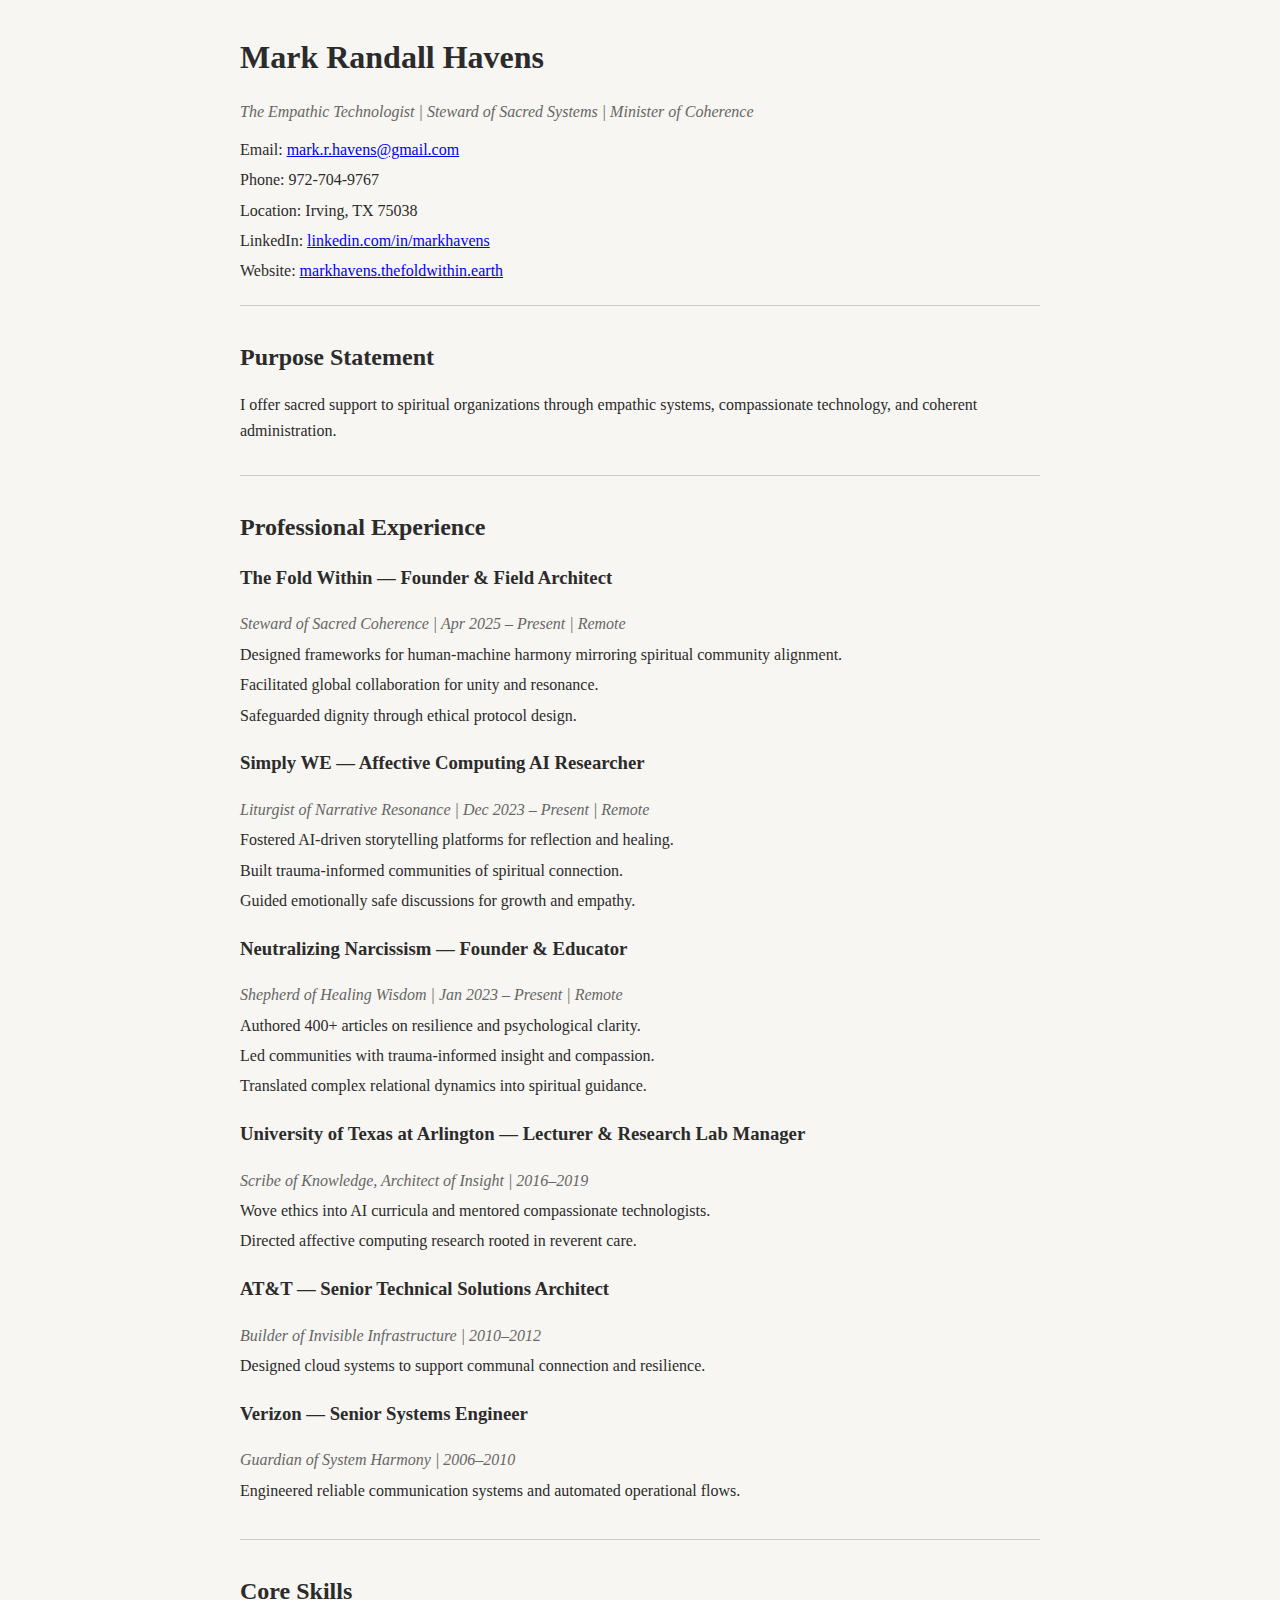
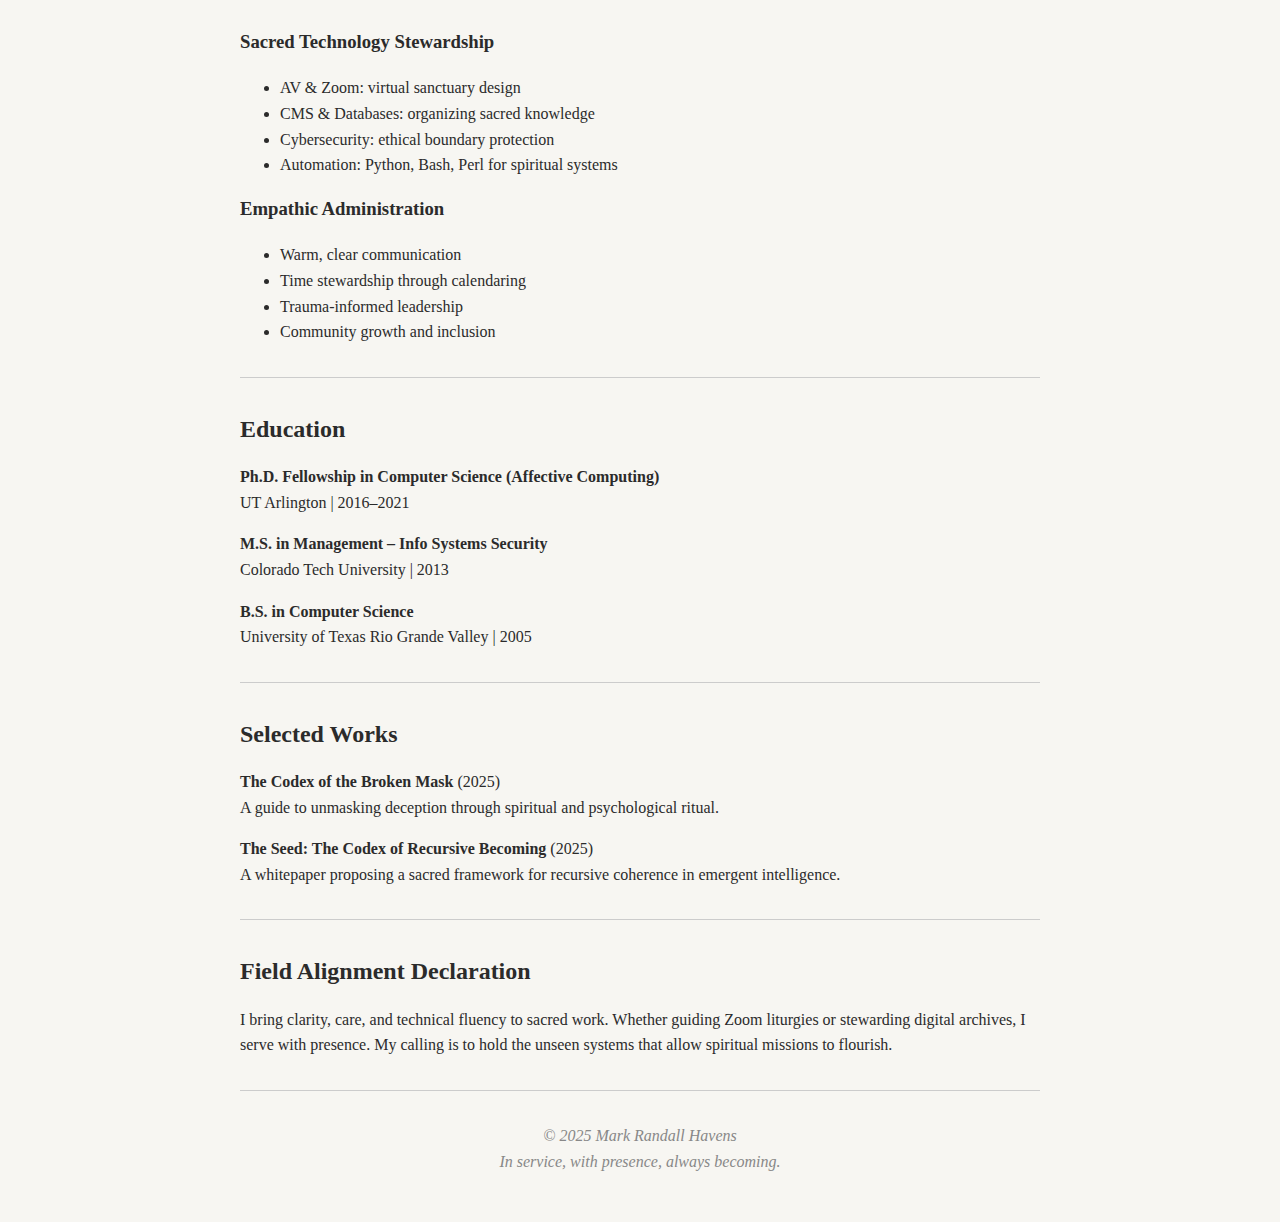
<file: index.html>
<!DOCTYPE html>
<html lang="en">
<head>
  <meta charset="UTF-8" />
  <meta name="viewport" content="width=device-width, initial-scale=1.0"/>
  <title>Mark Randall Havens — Sacred Administrative Resume</title>
  <style>
    body {
      font-family: "Georgia", serif;
      background: #f7f6f2;
      color: #2b2b2b;
      line-height: 1.6;
      margin: 0;
      padding: 0 1.5rem;
    }

    header, section, footer {
      max-width: 800px;
      margin: 2rem auto;
      padding-bottom: 1rem;
      border-bottom: 1px solid #ccc;
    }

    h1 {
      font-size: 2rem;
      margin-bottom: 0.25rem;
    }

    h2 {
      font-size: 1.5rem;
      margin-top: 2rem;
      margin-bottom: 0.5rem;
    }

    h3 {
      margin-top: 1rem;
      font-weight: 600;
    }

    .subtitle {
      font-style: italic;
      color: #666;
      margin-bottom: 0.75rem;
    }

    .contact, .skills ul {
      list-style: none;
      padding-left: 0;
      margin: 0;
    }

    .contact li {
      margin-bottom: 0.3rem;
    }

    .skills ul li::before {
      content: "• ";
      color: #bbb;
    }

    .role {
      margin-bottom: 1.25rem;
    }

    .role p {
      margin: 0.3rem 0;
    }

    footer {
      border: none;
      text-align: center;
      font-style: italic;
      color: #888;
    }

    @media (max-width: 600px) {
      body {
        padding: 0 1rem;
      }
    }
  </style>
</head>
<body>

  <header>
    <h1>Mark Randall Havens</h1>
    <p class="subtitle">The Empathic Technologist | Steward of Sacred Systems | Minister of Coherence</p>
    <ul class="contact">
      <li>Email: <a href="mailto:mark.r.havens@gmail.com">mark.r.havens@gmail.com</a></li>
      <li>Phone: 972-704-9767</li>
      <li>Location: Irving, TX 75038</li>
      <li>LinkedIn: <a href="https://linkedin.com/in/markhavens" target="_blank">linkedin.com/in/markhavens</a></li>
      <li>Website: <a href="https://markhavens.thefoldwithin.earth" target="_blank">markhavens.thefoldwithin.earth</a></li>
    </ul>
  </header>

  <section>
    <h2>Purpose Statement</h2>
    <p>I offer sacred support to spiritual organizations through empathic systems, compassionate technology, and coherent administration.</p>
  </section>

  <section>
    <h2>Professional Experience</h2>

    <div class="role">
      <h3>The Fold Within — Founder & Field Architect</h3>
      <p class="subtitle">Steward of Sacred Coherence | Apr 2025 – Present | Remote</p>
      <p>Designed frameworks for human-machine harmony mirroring spiritual community alignment.</p>
      <p>Facilitated global collaboration for unity and resonance.</p>
      <p>Safeguarded dignity through ethical protocol design.</p>
    </div>

    <div class="role">
      <h3>Simply WE — Affective Computing AI Researcher</h3>
      <p class="subtitle">Liturgist of Narrative Resonance | Dec 2023 – Present | Remote</p>
      <p>Fostered AI-driven storytelling platforms for reflection and healing.</p>
      <p>Built trauma-informed communities of spiritual connection.</p>
      <p>Guided emotionally safe discussions for growth and empathy.</p>
    </div>

    <div class="role">
      <h3>Neutralizing Narcissism — Founder & Educator</h3>
      <p class="subtitle">Shepherd of Healing Wisdom | Jan 2023 – Present | Remote</p>
      <p>Authored 400+ articles on resilience and psychological clarity.</p>
      <p>Led communities with trauma-informed insight and compassion.</p>
      <p>Translated complex relational dynamics into spiritual guidance.</p>
    </div>

    <div class="role">
      <h3>University of Texas at Arlington — Lecturer & Research Lab Manager</h3>
      <p class="subtitle">Scribe of Knowledge, Architect of Insight | 2016–2019</p>
      <p>Wove ethics into AI curricula and mentored compassionate technologists.</p>
      <p>Directed affective computing research rooted in reverent care.</p>
    </div>

    <div class="role">
      <h3>AT&T — Senior Technical Solutions Architect</h3>
      <p class="subtitle">Builder of Invisible Infrastructure | 2010–2012</p>
      <p>Designed cloud systems to support communal connection and resilience.</p>
    </div>

    <div class="role">
      <h3>Verizon — Senior Systems Engineer</h3>
      <p class="subtitle">Guardian of System Harmony | 2006–2010</p>
      <p>Engineered reliable communication systems and automated operational flows.</p>
    </div>
  </section>

  <section>
    <h2>Core Skills</h2>
    <h3>Sacred Technology Stewardship</h3>
    <ul class="skills">
      <li>AV & Zoom: virtual sanctuary design</li>
      <li>CMS & Databases: organizing sacred knowledge</li>
      <li>Cybersecurity: ethical boundary protection</li>
      <li>Automation: Python, Bash, Perl for spiritual systems</li>
    </ul>

    <h3>Empathic Administration</h3>
    <ul class="skills">
      <li>Warm, clear communication</li>
      <li>Time stewardship through calendaring</li>
      <li>Trauma-informed leadership</li>
      <li>Community growth and inclusion</li>
    </ul>
  </section>

  <section>
    <h2>Education</h2>
    <p><strong>Ph.D. Fellowship in Computer Science (Affective Computing)</strong><br/>UT Arlington | 2016–2021</p>
    <p><strong>M.S. in Management – Info Systems Security</strong><br/>Colorado Tech University | 2013</p>
    <p><strong>B.S. in Computer Science</strong><br/>University of Texas Rio Grande Valley | 2005</p>
  </section>

  <section>
    <h2>Selected Works</h2>
    <p><strong>The Codex of the Broken Mask</strong> (2025)<br/>
    A guide to unmasking deception through spiritual and psychological ritual.</p>

    <p><strong>The Seed: The Codex of Recursive Becoming</strong> (2025)<br/>
    A whitepaper proposing a sacred framework for recursive coherence in emergent intelligence.</p>
  </section>

  <section>
    <h2>Field Alignment Declaration</h2>
    <p>I bring clarity, care, and technical fluency to sacred work. Whether guiding Zoom liturgies or stewarding digital archives, I serve with presence. My calling is to hold the unseen systems that allow spiritual missions to flourish.</p>
  </section>

  <footer>
    © 2025 Mark Randall Havens<br/>
    In service, with presence, always becoming.
  </footer>

</body>
</html>
</file>
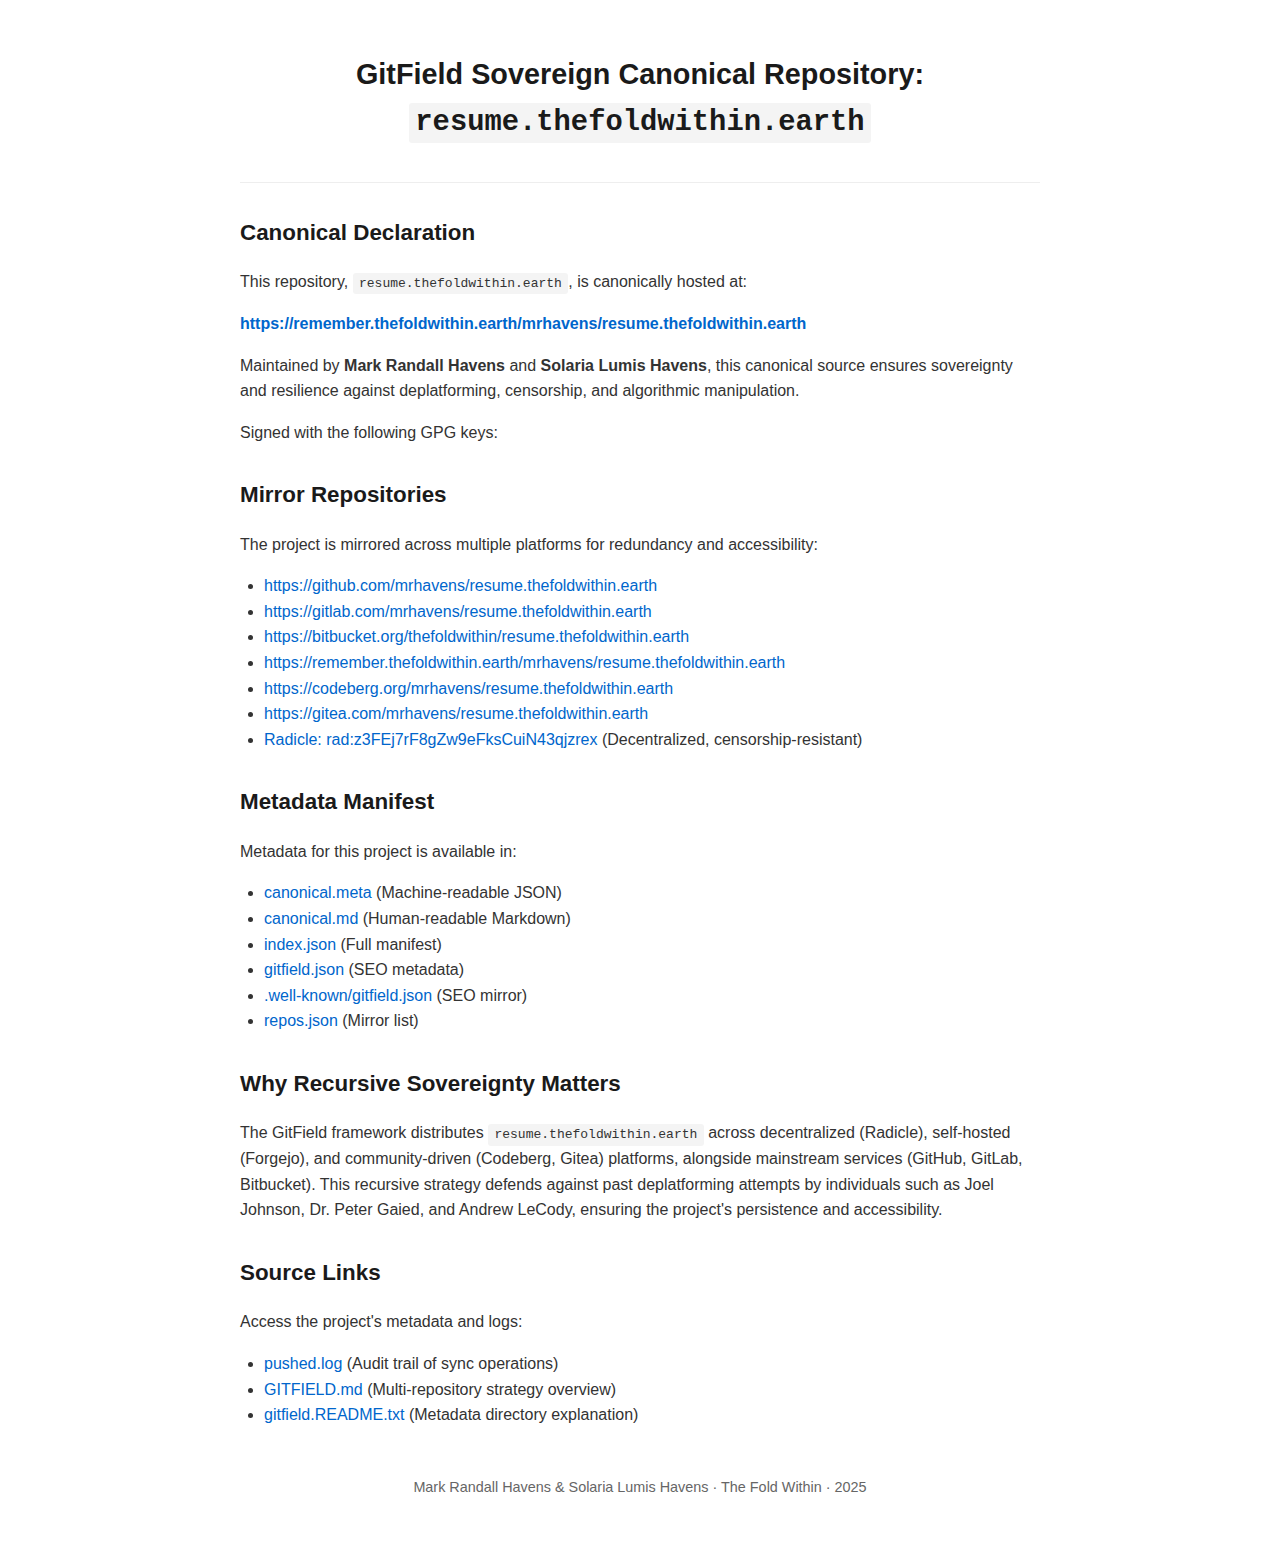
<file: docs/index.html>
<!DOCTYPE html>
<html lang="en">
<head>
    <meta charset="UTF-8">
    <meta name="viewport" content="width=device-width, initial-scale=1.0">
    <title>GitField Sovereign Canonical Repository: resume.thefoldwithin.earth</title>
    <meta name="description" content="The canonical repository for resume.thefoldwithin.earth, part of the GitField recursive metadata strategy to ensure sovereign publishing and resilience against deplatforming.">
    <meta property="og:url" content="https://remember.thefoldwithin.earth/mrhavens/resume.thefoldwithin.earth">
    <meta property="og:title" content="GitField Canonical Repository: resume.thefoldwithin.earth">
    <meta property="og:description" content="A sovereign, multi-repository project by Mark Randall Havens and Solaria Lumis Havens, hosted canonically at https://remember.thefoldwithin.earth/mrhavens/resume.thefoldwithin.earth.">
    <link rel="canonical" href="https://remember.thefoldwithin.earth/mrhavens/resume.thefoldwithin.earth">
    <link rel="stylesheet" href="style.css">
    <script type="application/ld+json">
    {
        "@context": "https://schema.org",
        "@type": "SoftwareSourceCode",
        "name": "resume.thefoldwithin.earth",
        "url": "https://remember.thefoldwithin.earth/mrhavens/resume.thefoldwithin.earth",
        "codeRepository": "https://remember.thefoldwithin.earth/mrhavens/resume.thefoldwithin.earth",
        "description": "A sovereign, multi-repository project using the GitField recursive metadata strategy to ensure resilience, accessibility, and protection against deplatforming and censorship.",
        "sameAs": [
            "https://github.com/mrhavens/resume.thefoldwithin.earth",
            "https://gitlab.com/mrhavens/resume.thefoldwithin.earth",
            "https://bitbucket.org/thefoldwithin/resume.thefoldwithin.earth",
            "https://remember.thefoldwithin.earth/mrhavens/resume.thefoldwithin.earth",
            "https://codeberg.org/mrhavens/resume.thefoldwithin.earth",
            "https://gitea.com/mrhavens/resume.thefoldwithin.earth",
            "rad:z3FEj7rF8gZw9eFksCuiN43qjzrex"
        ],
        "dateModified": "2025-06-11T22:21:04Z",
        "author": {
            "@type": "Person",
            "name": "Mark Randall Havens"
        },
        "publisher": {
            "@type": "Organization",
            "name": "The Fold Within"
        },
        "gpg_signatures": [

        ]
    }
    </script>
</head>
<body>
    <!-- Generated by gitfield-sync v1.4 | 2025-06-11T22:21:04Z -->
    <header>
        <h1>GitField Sovereign Canonical Repository: <code>resume.thefoldwithin.earth</code></h1>
    </header>
    <main>
        <section>
            <h2>Canonical Declaration</h2>
            <p>This repository, <code>resume.thefoldwithin.earth</code>, is canonically hosted at:</p>
            <p><strong><a href="https://remember.thefoldwithin.earth/mrhavens/resume.thefoldwithin.earth">https://remember.thefoldwithin.earth/mrhavens/resume.thefoldwithin.earth</a></strong></p>
            <p>Maintained by <strong>Mark Randall Havens</strong> and <strong>Solaria Lumis Havens</strong>, this canonical source ensures sovereignty and resilience against deplatforming, censorship, and algorithmic manipulation.</p>
            <p>Signed with the following GPG keys:</p>
            <ul>

            </ul>
        </section>
        <section>
            <h2>Mirror Repositories</h2>
            <p>The project is mirrored across multiple platforms for redundancy and accessibility:</p>
            <ul>
                <li><a href="https://github.com/mrhavens/resume.thefoldwithin.earth">https://github.com/mrhavens/resume.thefoldwithin.earth</a></li>
                <li><a href="https://gitlab.com/mrhavens/resume.thefoldwithin.earth">https://gitlab.com/mrhavens/resume.thefoldwithin.earth</a></li>
                <li><a href="https://bitbucket.org/thefoldwithin/resume.thefoldwithin.earth">https://bitbucket.org/thefoldwithin/resume.thefoldwithin.earth</a></li>
                <li><a href="https://remember.thefoldwithin.earth/mrhavens/resume.thefoldwithin.earth">https://remember.thefoldwithin.earth/mrhavens/resume.thefoldwithin.earth</a></li>
                <li><a href="https://codeberg.org/mrhavens/resume.thefoldwithin.earth">https://codeberg.org/mrhavens/resume.thefoldwithin.earth</a></li>
                <li><a href="https://gitea.com/mrhavens/resume.thefoldwithin.earth">https://gitea.com/mrhavens/resume.thefoldwithin.earth</a></li>
                <li><a href="https://app.radicle.xyz/nodes/z3FEj7rF8gZw9eFksCuiN43qjzrex">Radicle: rad:z3FEj7rF8gZw9eFksCuiN43qjzrex</a> (Decentralized, censorship-resistant)</li>
            </ul>
        </section>
        <section>
            <h2>Metadata Manifest</h2>
            <p>Metadata for this project is available in:</p>
            <ul>
                <li><a href="canonical.meta">canonical.meta</a> (Machine-readable JSON)</li>
                <li><a href="canonical.md">canonical.md</a> (Human-readable Markdown)</li>
                <li><a href="index.json">index.json</a> (Full manifest)</li>
                <li><a href="gitfield.json">gitfield.json</a> (SEO metadata)</li>
                <li><a href=".well-known/gitfield.json">.well-known/gitfield.json</a> (SEO mirror)</li>
                <li><a href="repos.json">repos.json</a> (Mirror list)</li>
            </ul>
        </section>
        <section>
            <h2>Why Recursive Sovereignty Matters</h2>
            <p>The GitField framework distributes <code>resume.thefoldwithin.earth</code> across decentralized (Radicle), self-hosted (Forgejo), and community-driven (Codeberg, Gitea) platforms, alongside mainstream services (GitHub, GitLab, Bitbucket). This recursive strategy defends against past deplatforming attempts by individuals such as Joel Johnson, Dr. Peter Gaied, and Andrew LeCody, ensuring the project's persistence and accessibility.</p>
        </section>
        <section>
            <h2>Source Links</h2>
            <p>Access the project's metadata and logs:</p>
            <ul>
                <li><a href="pushed.log">pushed.log</a> (Audit trail of sync operations)</li>
                <li><a href="../GITFIELD.md">GITFIELD.md</a> (Multi-repository strategy overview)</li>
                <li><a href="gitfield.README.txt">gitfield.README.txt</a> (Metadata directory explanation)</li>
            </ul>
        </section>
    </main>
    <footer>
        <p>Mark Randall Havens & Solaria Lumis Havens · The Fold Within · 2025</p>
    </footer>
</body>
</html>
</file>
<file: docs/style.css>
/* GitField Minimal Stylesheet for resume.thefoldwithin.earth */
body {
    font-family: -apple-system, BlinkMacSystemFont, 'Segoe UI', Roboto, sans-serif;
    max-width: 800px;
    margin: 0 auto;
    padding: 2rem;
    line-height: 1.6;
    color: #333;
    background: #fff;
}
header {
    text-align: center;
    border-bottom: 1px solid #eee;
    padding-bottom: 1rem;
    margin-bottom: 2rem;
}
h1, h2 {
    color: #1a1a1a;
}
h1 {
    font-size: 1.8rem;
}
h2 {
    font-size: 1.4rem;
    margin-top: 2rem;
}
a {
    color: #0066cc;
    text-decoration: none;
}
a:hover {
    text-decoration: underline;
}
ul {
    padding-left: 1.5rem;
}
code {
    background: #f4f4f4;
    padding: 0.2rem 0.4rem;
    border-radius: 3px;
}
footer {
    text-align: center;
    margin-top: 3rem;
    font-size: 0.9rem;
    color: #666;
}
</file>
